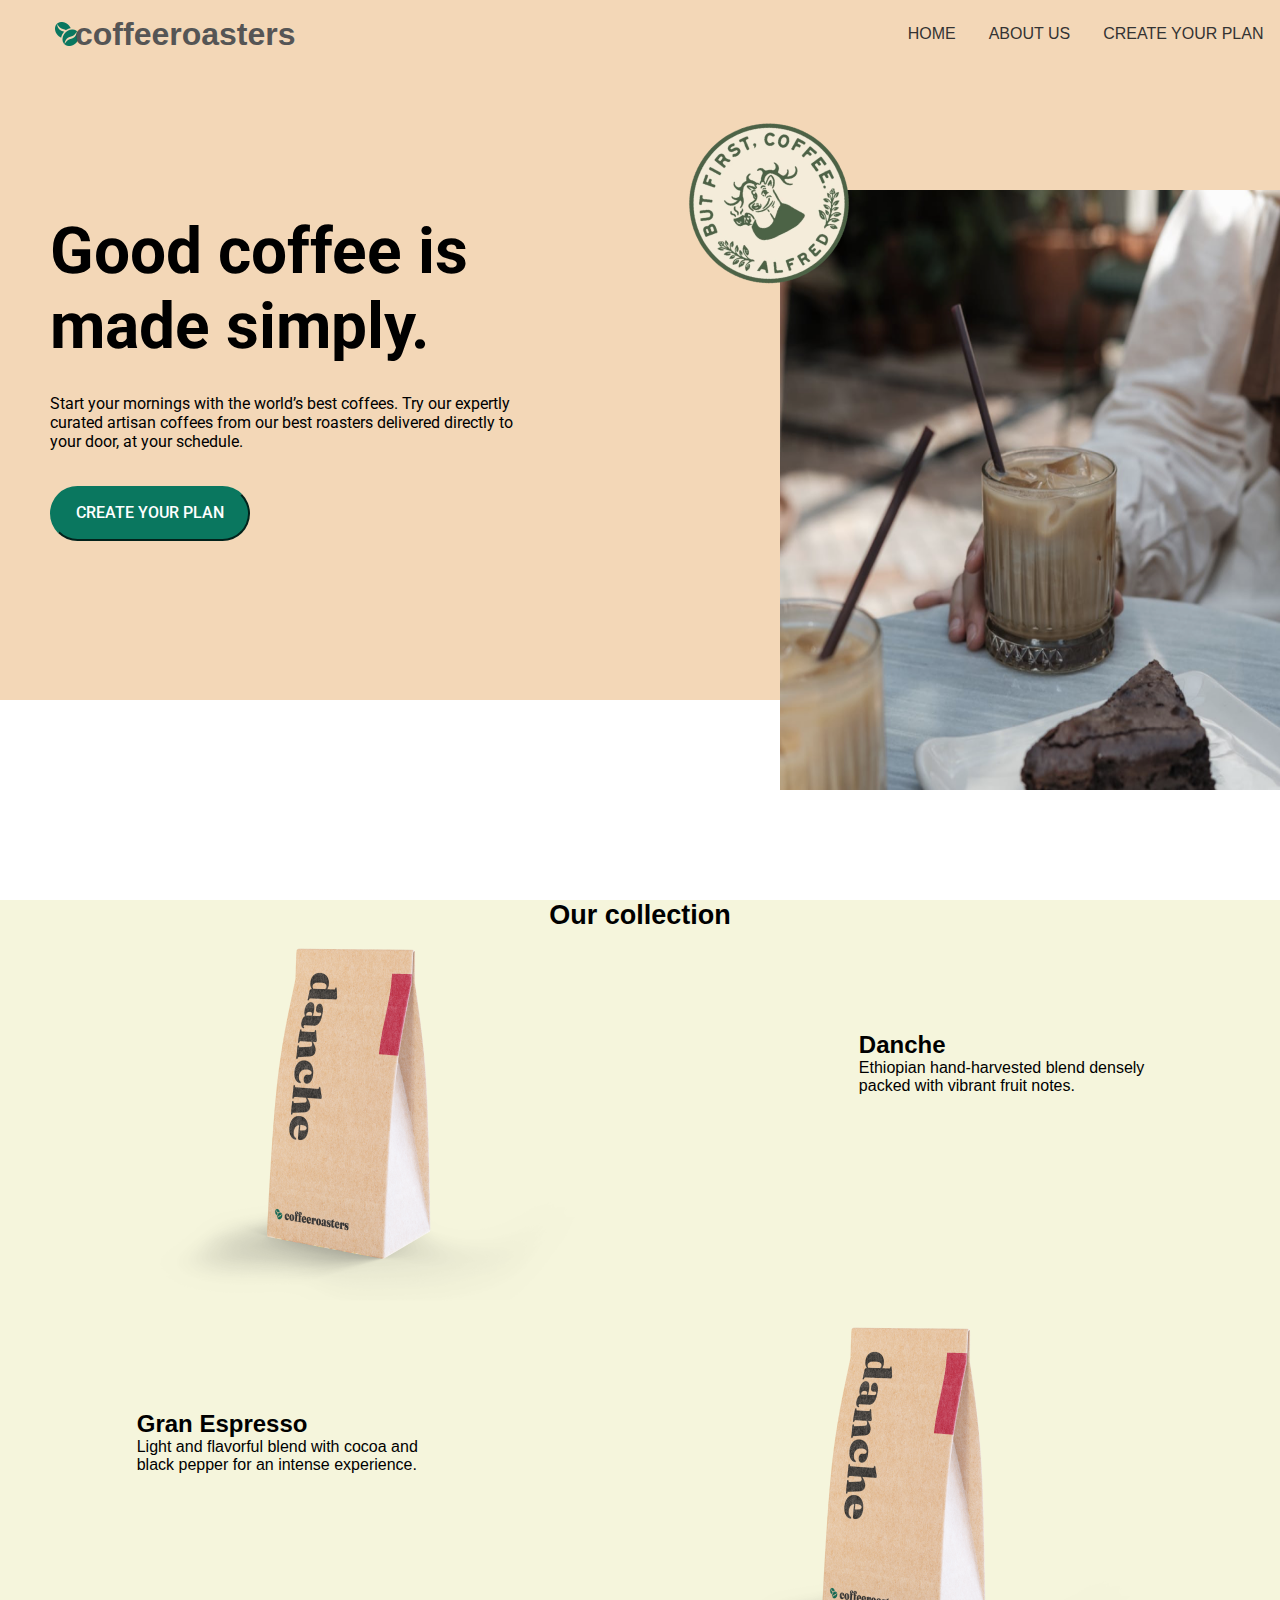
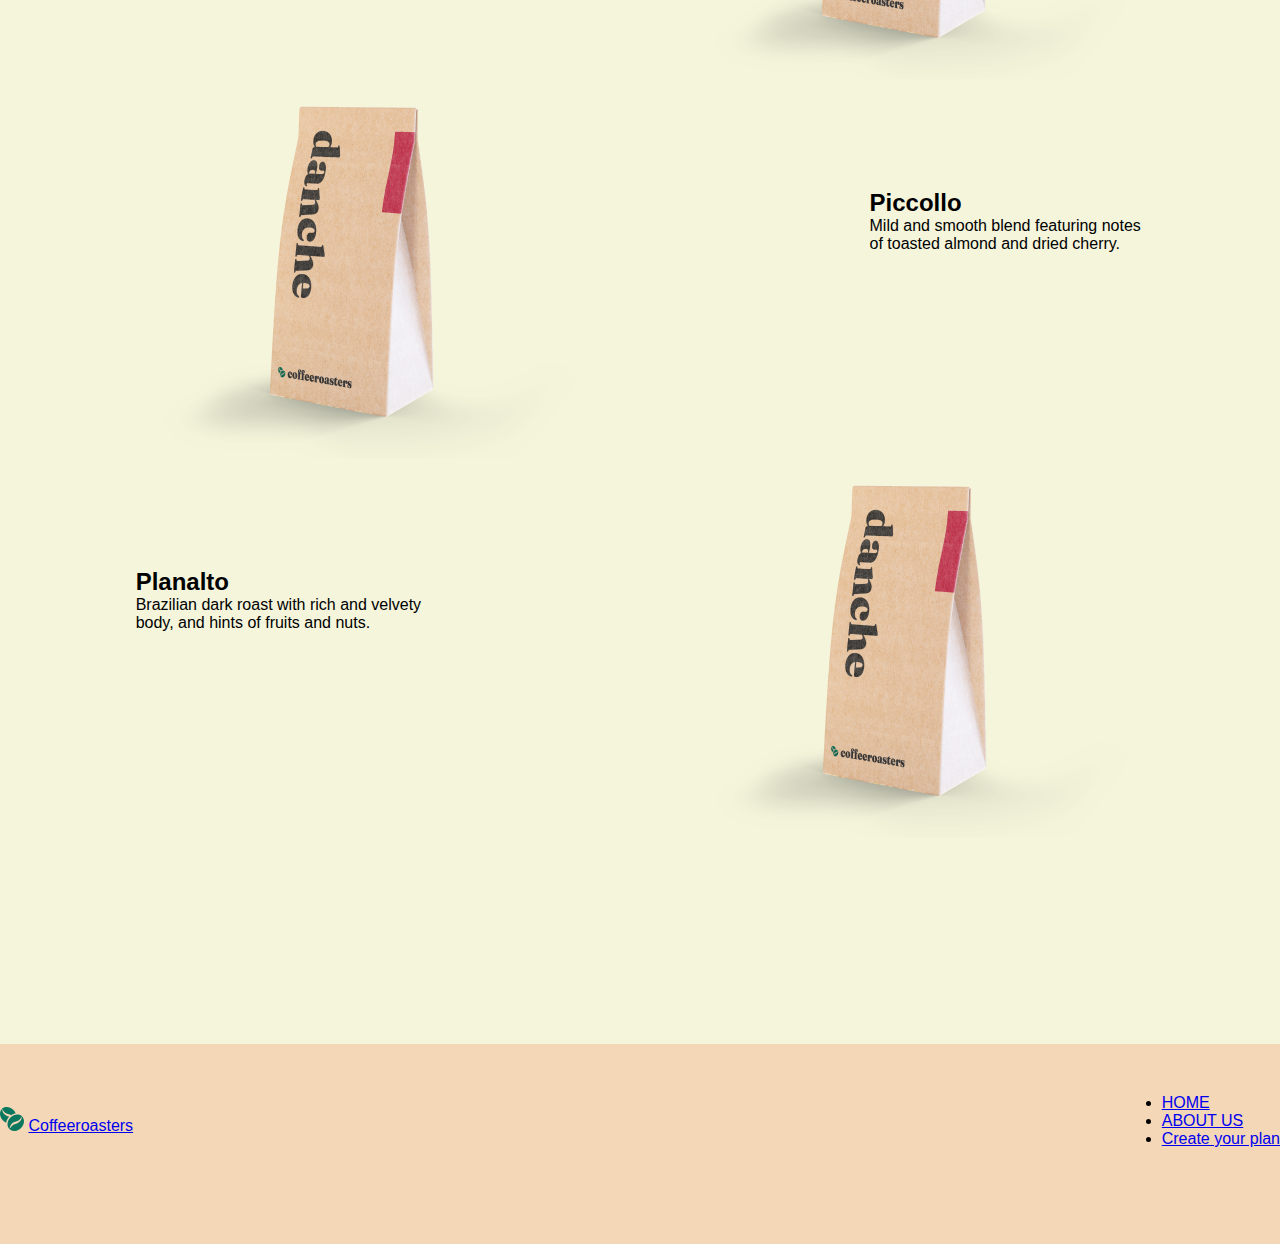
<file: index.html>
<!DOCTYPE html>
<html lang="en">

<head>
    <meta charset="UTF-8">
    <meta name="viewport" content="width=device-width, initial-scale=1.0">
    <title>Document</title>
    <link rel="stylesheet" href="style.css">
    <link rel="preconnect" href="https://fonts.googleapis.com">
    <link rel="preconnect" href="https://fonts.gstatic.com" crossorigin>
    <link
        href="https://fonts.googleapis.com/css2?family=Roboto:ital,wght@0,100;0,300;0,400;0,500;0,700;0,900;1,100;1,300;1,400;1,500;1,700;1,900&display=swap"
        rel="stylesheet">

</head>

<body>
    <header>
        <nav>
            <div class="header">
                <img src="image.png" alt="img" class="header_logo">
                <ul class="header_menu">
                    <li><a href="index.html">HOME</a></li>
                    <li><a href="inf.html">ABOUT US</a></li>
                    <li><a href="#">CREATE YOUR PLAN</a></li>
                </ul>
            </div>
        </nav>
        <div class="header_info">
            <h1>coffeeroasters</h1>
        </div>
        <div class="headre__content">


            <div class="header_text">
                <h1>
                    Good coffee
                    is made simply.
                </h1>
                <h2>
                    Start your mornings with the world’s best coffees. Try our expertly curated artisan coffees from our
                    best roasters delivered directly to your door, at your schedule.
                </h2>
                <button>
                    <p>CREATE YOUR PLAN</p>
                </button>

            </div>
           <div class="logo_coin">
            <img class="coin" src="logo.png" alt="img">
            <img src="photo_coffee.png" alt="img" width="500"0 height="600">
           </div>
        </div>
    </header>
    <main>
      <h2 class="main-text">Our collection</h2>
      <div class="main-info">
        <div>
          <img src="kopi4.png" alt="">
        </div>
        <div class="main-tex">
          <h2>Danche</h2>
          <p>Ethiopian hand-harvested blend densely 
            <br>packed with vibrant fruit notes.</p>
        </div>
      </div>


      <div class="main-info">
        <div class="main-tex">
          <h2>Gran Espresso</h2>
          <p>Light and flavorful blend with cocoa and <br>black pepper for an intense experience.</p>
        </div>
        <div>
          <img src="kopi4.png" alt="">
        </div>
      </div>

      <div class="main-info">
        <div>
          <img src="kopi4.png" alt="">
        </div>
        <div class="main-tex">
          <h2>Piccollo</h2>
          <p>Mild and smooth blend featuring notes <br> of toasted almond and dried cherry.</p>
        </div>
      </div>

      
      <div class="main-info">
        <div>
          <h2 class="main-tex">Planalto</h2>
          <p>Brazilian dark roast with rich and velvety <br> body, and hints of fruits and nuts.</p>
        </div>
        <div>
          <img src="kopi4.png" alt="">
        </div>
      </div>
   </main>


    <footer>
      <div class="footer_nav">
          <div class="head_logo">
              <svg width="24" height="24" viewBox="0 0 24 24" fill="none" xmlns="http://www.w3.org/2000/svg">
                  <path fill-rule="evenodd" clip-rule="evenodd" d="M13.4893 3.00268C9.97493 -0.508874 4.76554 -1.01438 1.87661 1.87766C-1.01383 4.76821 -0.508336 9.97779 3.00008 13.4908C3.93606 14.4269 5.01454 15.1424 6.15301 15.6554C6.52651 13.4848 7.59748 11.3983 9.22344 9.68528C8.68496 9.49328 8.13297 9.33128 7.55698 9.17377C4.14606 8.23776 2.4511 5.39222 2.05511 2.05617C2.38262 2.45002 2.68082 2.86313 2.97814 3.27503C3.555 4.0742 4.12855 4.86879 4.90654 5.50922C6.11679 6.50576 7.44522 6.89045 8.89855 7.3113C8.95466 7.32755 9.01096 7.34385 9.06745 7.36025C9.75593 7.55975 10.3544 7.85525 10.9034 8.20026C12.3464 7.14574 13.9738 6.44373 15.6538 6.15423C15.1423 5.01571 14.4253 3.93869 13.4893 3.00268ZM7.54648 16.4894C7.76998 14.3159 8.82296 12.1903 10.5104 10.5028C14.0248 6.99124 19.2342 6.48423 22.1232 9.37778C25.0136 12.2683 24.5096 17.4779 20.9967 20.991C19.3092 22.6785 17.1838 23.7315 15.0103 23.9565C14.7208 23.985 14.4343 24 14.1538 24C12.2849 24 10.6154 23.3445 9.38544 22.1145C7.96947 20.7 7.31549 18.7019 7.54648 16.4894ZM12.6869 18.2729C13.8388 17.3939 15.0853 17.0459 16.4413 16.6754C19.8522 15.7394 21.5457 12.8938 21.9432 9.55778C21.6184 9.94944 21.3224 10.3598 21.0273 10.7688C20.4487 11.5709 19.8735 12.3681 19.0917 13.0108C17.8778 14.009 16.5463 14.3943 15.0864 14.8168L14.9308 14.8619C11.5934 15.8309 9.94343 18.6524 9.56244 21.936C9.89121 21.541 10.1924 21.1309 10.492 20.7229C11.1423 19.8374 11.7852 18.962 12.6869 18.2729Z" fill="#0A775F"/>
                  </svg>
                  <a href="#">Coffeeroasters</a>
          </div>
          <ul class="head_nav">
              <li><a href="#">HOME</a></li>
              <li><a href="#">ABOUT US</a></li>
              <li><a href="#">Create your plan</a></li>
          </ul>
      </div>
  </footer>

</body>

</html>
</file>
<file: style.css>
*{
    margin: 0;
    padding: 0;
}
header{
    height: 100vh;
    display: flex;
    flex-direction: column;
    background-color: #F3D7B7;
    
    height: 700px;


}
body{
    font-family: Arial, Helvetica, sans-serif;
}
nav div{
    display: flex;
    justify-content: space-between;
    align-items: center;
}
.header_menu{
    display: flex;
    list-style: none;
    margin-top: 22px;

}
.header_menu a{
    text-decoration: none;
    color: #333333;
    margin: 0 16.5px;
    transition: 0.5s;   
}
.header_menu a:hover{
    color: #dd4400;

}

.header_info{
    width: 203px;
height: 24px;
margin-top: -30px;
margin-left: 75px;
color: #555555;


}
.header_logo{
    width: 24px;
    height: 24px;
    margin-top: 22px;
    margin-left: 55px;
    
}
.headre__content{
    display: flex;
    justify-content: space-between;
}
.header_text{
    width: 464px;
    height: 367px;
    margin-left: 50px;
    margin-top: 174px;
}
.header_text h1{
width: 420px;
height: 150px;
font-family: "Roboto", sans-serif;
font-weight: 700;
font-size: 64px;



}
.header_text h2{
    width: 464px;
    height: 72px;
    margin-top: 30px;
    font-family: "Roboto", sans-serif;
    font-size: 16px;
    font-weight: 400;

}
button{
    background-color: #0A775F;
    width: Hug (193px)px;
    height: Hug (51px)px;
    padding: 16px 24px 16px 24px;
    border-radius: 50px;
    border-color: #0A775F;
    margin-top: 20px;
}
button p{
    color: white;
    font-family: "Roboto", sans-serif;
font-size: 16px;
font-weight: 500;
line-height: 18.75px;
}
.logo_coin{
margin-top: 150px;


}
.coin{
    position: relative;
    left: 100px;
    bottom: 480px;
}
main{
   
    height: 1744px;
    background-color:  beige;


}
.main_header p{
font-family:"Roboto", sans-serif ;
font-size: 50px;
font-weight:700;
display: flex;
justify-content: center;
padding-top: 100px;

}
.main_left{
    margin-left: 100px;
}
.main_right h3{
    width:164.5px;
    height: 56px;
    font-family: "Roboto", sans-serif;
    font-size: 48px;
}


.main-text{
    display: flex;
    justify-content: space-around;
    align-items: center;
    margin-top: 200px;
    font-size: 27px;
    font-family: Arial, Helvetica, sans-serif;
}
.main-info{
    display: flex;
    justify-content: space-around;
}
.item-info{
    background-color: #F3D7B7;
}
.main-tex{
    font-family: Arial, Helvetica, sans-serif;
    margin-top: 100px;
}



footer{
    background-color: #F3D7B7;
    height: 200px;
}
.footer_nav{
    display: flex;
    align-items: center;
    justify-content: space-between;
    padding-top: 50px;
}
</file>
